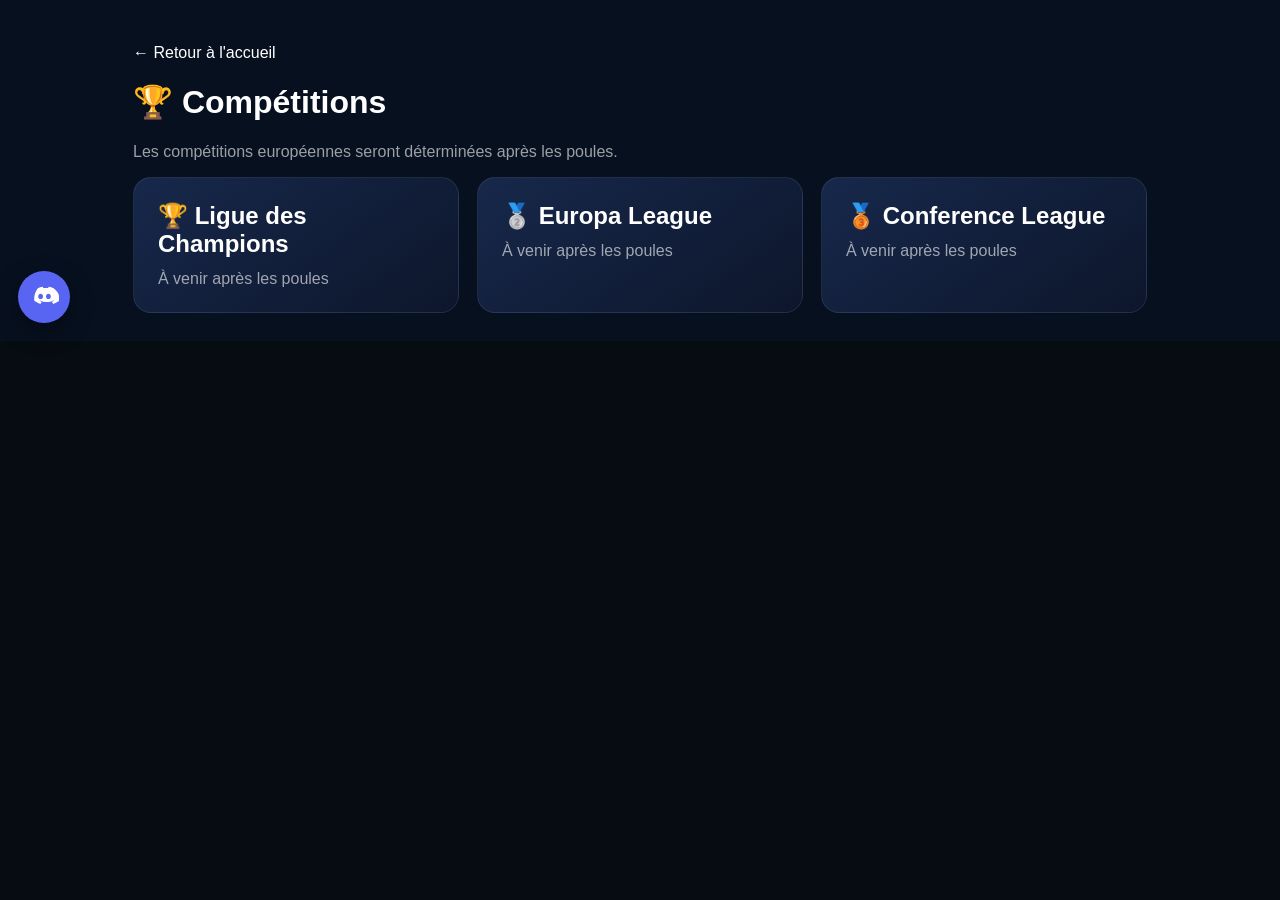
<file: competitions.html>
<!doctype html>
<html lang="fr"><head><meta charset="utf-8">
<meta name="viewport" content="width=device-width, initial-scale=1">
<title>FYFL — Compétitions</title>
<link rel="stylesheet" href="style.css">
<style>
body{margin:0;background:#07101f;color:#fff;font-family:Arial,sans-serif}
.wrap{max-width:1050px;margin:auto;padding:28px 18px}
a{color:inherit;text-decoration:none}.cards{display:grid;grid-template-columns:repeat(3,1fr);gap:18px}
.card{padding:24px;border-radius:18px;background:linear-gradient(145deg,#17284b,#0d162b);border:1px solid rgba(255,255,255,.08)}
.card h2{margin:0 0 12px}.muted{opacity:.6}
@media(max-width:700px){.cards{grid-template-columns:1fr}.wrap{padding:20px 14px}}

/* FYFL V9 page transition */
body.fyfl-page-v9{animation:fyflFade .45s ease both}
@keyframes fyflFade{from{opacity:0;transform:translateY(14px)}to{opacity:1;transform:none}}
</style>
<style id="competition-nav-button">
.nav-link[href="competitions.html"]{
  display:inline-flex;align-items:center;justify-content:center;
  padding:10px 16px;border-radius:10px;
  text-decoration:none;white-space:nowrap;
}
.nav-link[href="competitions.html"]:hover{background:rgba(255,255,255,.06)}
</style>

<style id="fyfl-discord-button">
.fyfl-discord-button{
  position:fixed;left:18px;bottom:18px;width:52px;height:52px;border-radius:50%;
  display:flex;align-items:center;justify-content:center;z-index:9999;
  background:#5865F2;box-shadow:0 8px 24px rgba(0,0,0,.35);
  transition:transform .18s ease,box-shadow .18s ease;
}
.fyfl-discord-button:hover{transform:scale(1.08);box-shadow:0 10px 28px rgba(0,0,0,.45)}
.fyfl-discord-button svg{width:29px;height:29px;fill:white}
@media(max-width:700px){.fyfl-discord-button{left:14px;bottom:14px;width:48px;height:48px}}
</style>
</head>
<body class="fyfl-page-v9"><main class="wrap">
<p><a href="index.html">← Retour à l'accueil</a></p>
<h1>🏆 Compétitions</h1>
<p class="muted">Les compétitions européennes seront déterminées après les poules.</p>
<div class="cards">
<div class="card"><h2>🏆 Ligue des Champions</h2><div class="muted">À venir après les poules</div></div>
<div class="card"><h2>🥈 Europa League</h2><div class="muted">À venir après les poules</div></div>
<div class="card"><h2>🥉 Conference League</h2><div class="muted">À venir après les poules</div></div>
</div></main>
<a class="fyfl-discord-button" href="https://discord.gg/fyfl" target="_blank" rel="noopener noreferrer" aria-label="Rejoindre le Discord FYFL" title="Discord FYFL">
  <svg viewBox="0 0 24 24" aria-hidden="true">
    <path d="M19.54 5.19A16.9 16.9 0 0 0 15.5 4l-.49 1.02a15.3 15.3 0 0 0-4.02 0L10.5 4a16.9 16.9 0 0 0-4.04 1.19C3.9 8.75 3.2 12.2 3.55 15.6a16.4 16.4 0 0 0 4.97 2.51l1.2-1.63c-.66-.24-1.3-.54-1.9-.9l.46-.35c3.67 1.72 7.65 1.72 11.28 0l.47.35c-.6.36-1.24.66-1.9.9l1.2 1.63a16.4 16.4 0 0 0 4.97-2.51c.41-3.94-.7-7.36-4.76-10.41ZM8.76 14.1c-1.1 0-2-.99-2-2.2s.88-2.2 2-2.2c1.13 0 2.01.99 2 2.2 0 1.21-.88 2.2-2 2.2Zm6.48 0c-1.1 0-2-.99-2-2.2s.88-2.2 2-2.2c1.13 0 2.01.99 2 2.2s-.88 2.2-2 2.2Z"/>
  </svg>
</a>
</body></html>
</file>
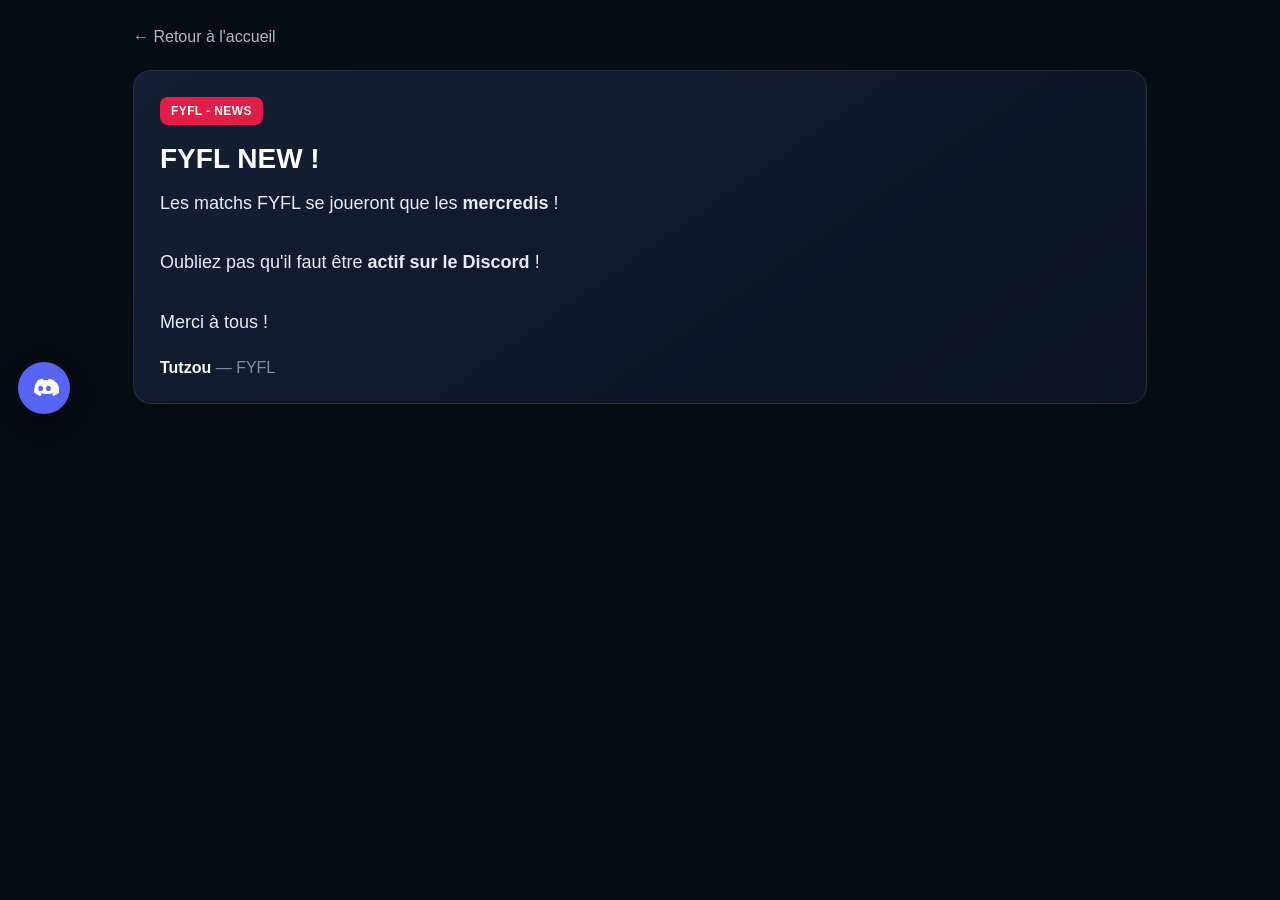
<file: news.html>
<!doctype html>
<html lang="fr">
<head>
<meta charset="utf-8">
<meta name="viewport" content="width=device-width, initial-scale=1">
<title>FYFL - NEWS</title>
<link rel="stylesheet" href="style.css">
<style>
*{box-sizing:border-box}body{margin:0;background:#070b12;color:#fff;font-family:Arial,sans-serif}
.wrap{max-width:1050px;margin:auto;padding:28px 18px}
.back{color:#aeb8c8;text-decoration:none}.back:hover{color:#fff}
.news-card{margin-top:24px;border:1px solid rgba(255,255,255,.09);border-radius:18px;
background:linear-gradient(145deg,#151f34,#0d1321);padding:26px}
.news-label{display:inline-block;background:#e21d48;color:white;font-weight:800;padding:7px 11px;border-radius:8px;font-size:12px;letter-spacing:.4px}
.news-card h1{font-size:28px;margin:18px 0 14px}.message{font-size:18px;line-height:1.65;color:#e8edf5}
.author{margin-top:22px;font-weight:800;color:#fff}.author span{color:#7f8da5;font-weight:500}
.fyfl-discord-button{position:fixed;left:18px;bottom:18px;width:52px;height:52px;border-radius:50%;
display:flex;align-items:center;justify-content:center;z-index:9999;background:#5865F2;
box-shadow:0 8px 24px rgba(0,0,0,.35);transition:.18s}
.fyfl-discord-button:hover{transform:scale(1.08)}.fyfl-discord-button svg{width:29px;height:29px;fill:#fff}
@media(max-width:700px){.wrap{padding:20px 14px}.news-card{padding:20px}.news-card h1{font-size:24px}.message{font-size:16px}.fyfl-discord-button{left:14px;bottom:14px;width:48px;height:48px}}

/* FYFL V9 page transition */
body.fyfl-page-v9{animation:fyflFade .45s ease both}
@keyframes fyflFade{from{opacity:0;transform:translateY(14px)}to{opacity:1;transform:none}}
</style>
</head>
<body class="fyfl-page-v9">
<main class="wrap">
<a class="back" href="index.html">← Retour à l'accueil</a>
<article class="news-card">
  <div class="news-label">FYFL - NEWS</div>
  <h1>FYFL NEW !</h1>
  <div class="message">
    Les matchs FYFL se joueront que les <strong>mercredis</strong> !<br><br>
    Oubliez pas qu'il faut être <strong>actif sur le Discord</strong> !<br><br>
    Merci à tous !
  </div>
  <div class="author">Tutzou <span>— FYFL</span></div>
</article>
</main>
<a class="fyfl-discord-button" href="https://discord.gg/fyfl" target="_blank" rel="noopener noreferrer" aria-label="Rejoindre le Discord FYFL" title="Discord FYFL">
<svg viewBox="0 0 24 24"><path d="M19.54 5.19A16.9 16.9 0 0 0 15.5 4l-.49 1.02a15.3 15.3 0 0 0-4.02 0L10.5 4a16.9 16.9 0 0 0-4.04 1.19C3.9 8.75 3.2 12.2 3.55 15.6a16.4 16.4 0 0 0 4.97 2.51l1.2-1.63c-.66-.24-1.3-.54-1.9-.9l.46-.35c3.67 1.72 7.65 1.72 11.28 0l.47.35c-.6.36-1.24.66-1.9.9l1.2 1.63a16.4 16.4 0 0 0 4.97-2.51c.41-3.94-.7-7.36-4.76-10.41ZM8.76 14.1c-1.1 0-2-.99-2-2.2s.88-2.2 2-2.2c1.13 0 2.01.99 2 2.2 0 1.21-.88 2.2-2 2.2Zm6.48 0c-1.1 0-2-.99-2-2.2s.88-2.2 2-2.2c1.13 0 2.01.99 2 2.2s-.88 2.2-2 2.2Z"/></svg>
</a>
</body>
</html>
</file>
<file: style.css>
:root{--bg:#070b12;--card:#101827;--line:rgba(255,255,255,.09);--text:#fff;--muted:#aeb8c8;--orange:#ff6a00}
*{box-sizing:border-box}html,body{margin:0;min-height:100%;background:var(--bg);color:var(--text);font-family:Arial,sans-serif}a{color:inherit}button{font:inherit}
</file>
